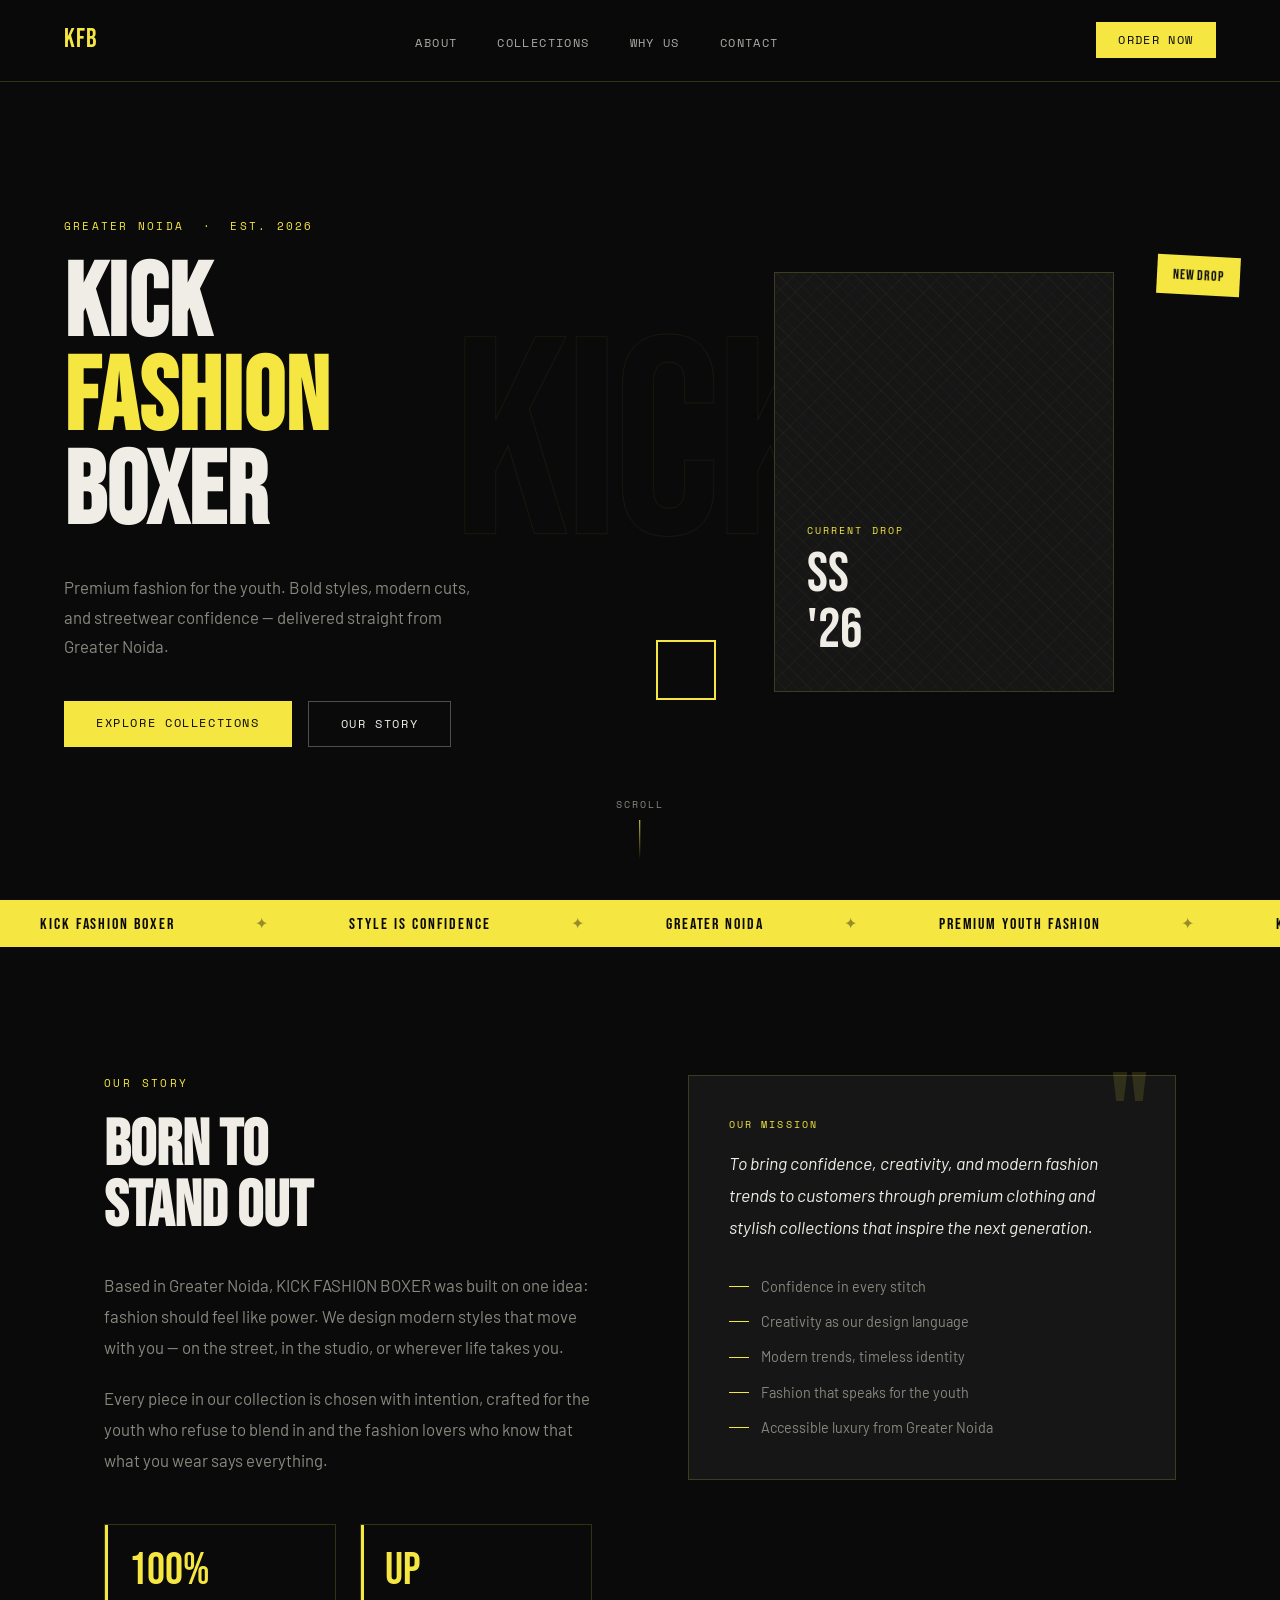
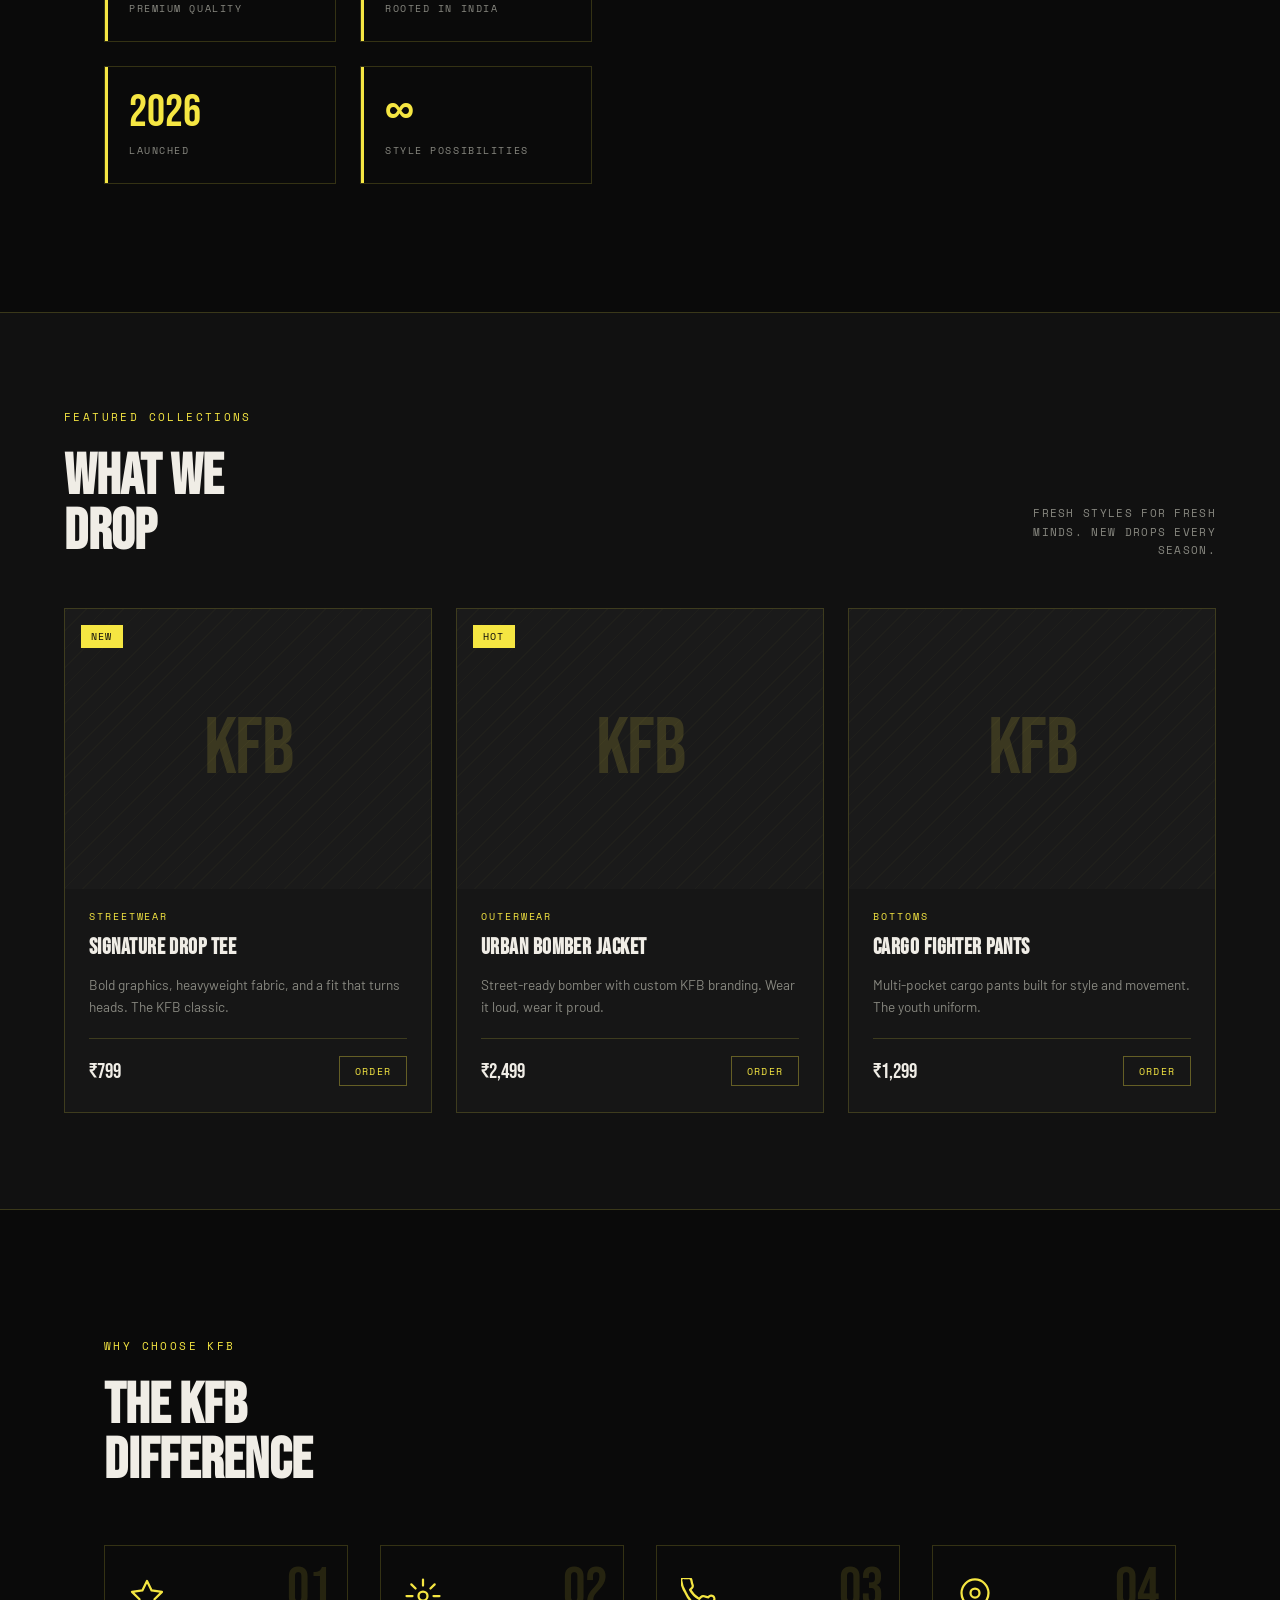
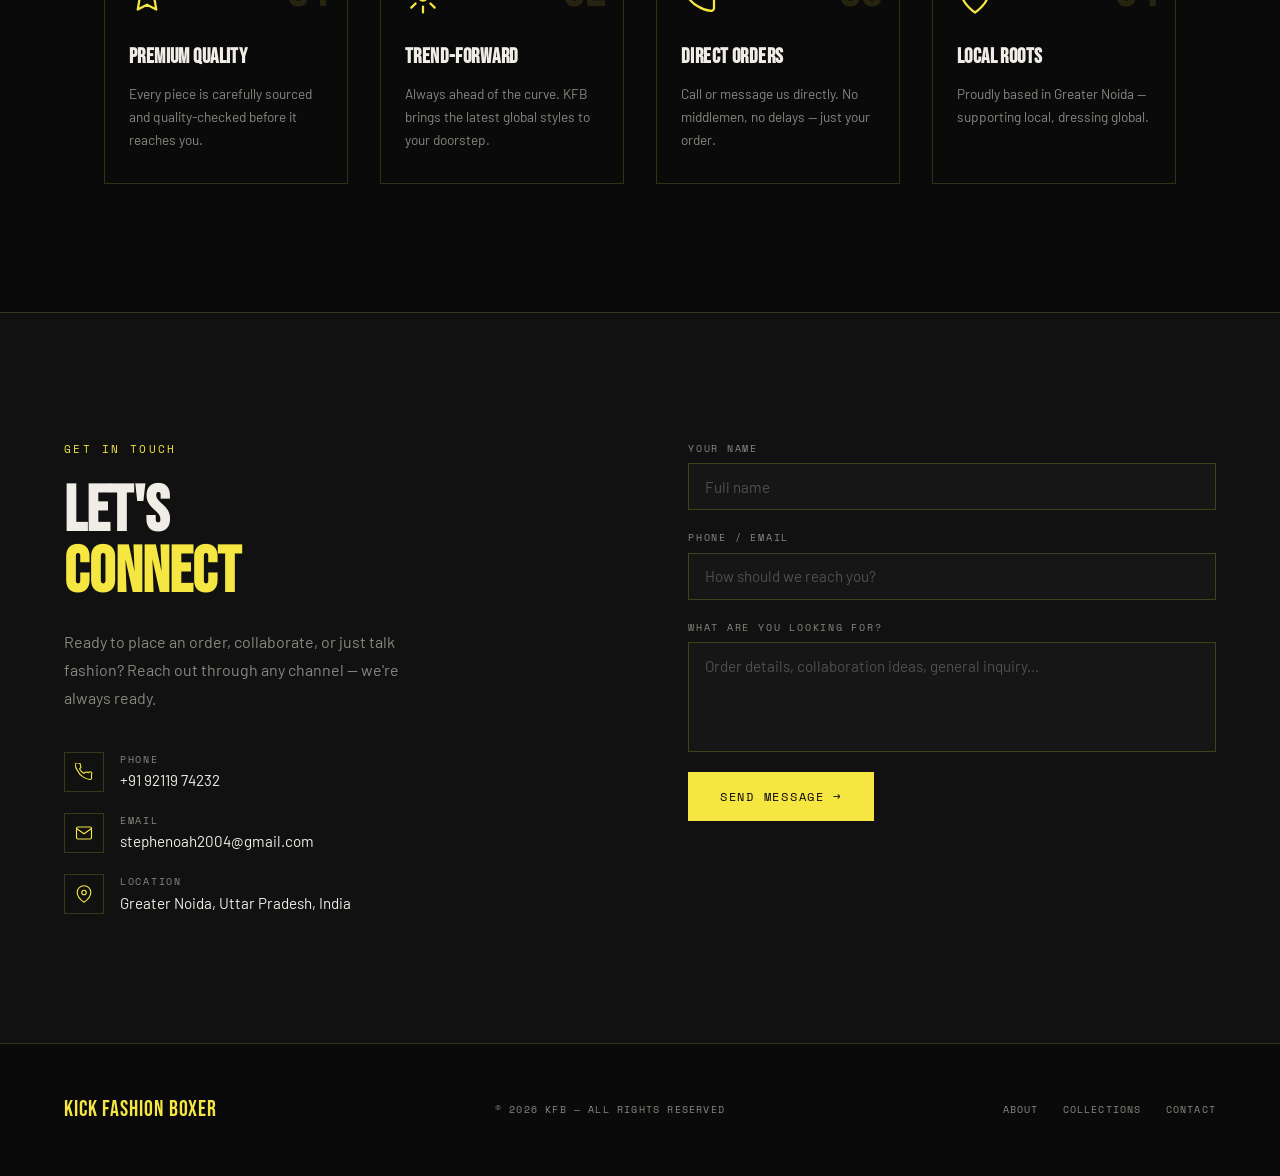
<file: Index/index.html>
<!DOCTYPE html>
<html lang="en">
<head>
<meta charset="UTF-8" />
<meta name="viewport" content="width=device-width, initial-scale=1.0" />
<title>KICK FASHION BOXER</title>
<link rel="preconnect" href="https://fonts.googleapis.com" />
<link rel="preconnect" href="https://fonts.gstatic.com" crossorigin />
<link href="https://fonts.googleapis.com/css2?family=Bebas+Neue&family=Barlow:ital,wght@0,400;0,600;0,700;1,400&family=Space+Mono:wght@400;700&display=swap" rel="stylesheet" />
<style>
  *, *::before, *::after { box-sizing: border-box; margin: 0; padding: 0; }

  :root {
    --black: #0a0a0a;
    --off-black: #111111;
    --card-bg: #161616;
    --yellow: #F5E642;
    --yellow-dim: #c4b82a;
    --white: #F0EDE6;
    --muted: #888880;
    --border: rgba(245,230,66,0.18);
    --ff-display: 'Bebas Neue', sans-serif;
    --ff-body: 'Barlow', sans-serif;
    --ff-mono: 'Space Mono', monospace;
  }

  html { scroll-behavior: smooth; }

  body {
    background: var(--black);
    color: var(--white);
    font-family: var(--ff-body);
    font-size: 16px;
    line-height: 1.6;
    overflow-x: hidden;
    cursor: crosshair;
  }

  /* NAV */
  nav {
    position: fixed;
    top: 0; left: 0; right: 0;
    z-index: 100;
    display: flex;
    align-items: center;
    justify-content: space-between;
    padding: 1.25rem 4rem;
    background: rgba(10,10,10,0.85);
    backdrop-filter: blur(12px);
    border-bottom: 1px solid var(--border);
  }

  .nav-logo {
    font-family: var(--ff-display);
    font-size: 1.6rem;
    letter-spacing: 0.04em;
    color: var(--yellow);
    text-decoration: none;
  }

  .nav-links {
    display: flex;
    gap: 2.5rem;
    list-style: none;
  }

  .nav-links a {
    font-family: var(--ff-mono);
    font-size: 0.72rem;
    text-transform: uppercase;
    letter-spacing: 0.12em;
    color: var(--white);
    text-decoration: none;
    opacity: 0.7;
    transition: opacity 0.2s, color 0.2s;
  }

  .nav-links a:hover { opacity: 1; color: var(--yellow); }

  .nav-cta {
    font-family: var(--ff-mono);
    font-size: 0.72rem;
    text-transform: uppercase;
    letter-spacing: 0.12em;
    color: var(--black);
    background: var(--yellow);
    border: none;
    padding: 0.55rem 1.4rem;
    cursor: pointer;
    text-decoration: none;
    transition: background 0.2s;
  }
  .nav-cta:hover { background: var(--yellow-dim); }

  /* HERO */
  #hero {
    min-height: 100vh;
    display: grid;
    place-items: center;
    position: relative;
    overflow: hidden;
    padding: 8rem 4rem 4rem;
  }

  .hero-bg-text {
    position: absolute;
    top: 50%; left: 50%;
    transform: translate(-50%, -50%);
    font-family: var(--ff-display);
    font-size: clamp(10rem, 22vw, 22rem);
    letter-spacing: -0.02em;
    color: transparent;
    -webkit-text-stroke: 1px rgba(245,230,66,0.06);
    white-space: nowrap;
    pointer-events: none;
    user-select: none;
  }

  .hero-grid {
    display: grid;
    grid-template-columns: 1fr 1fr;
    gap: 4rem;
    align-items: center;
    max-width: 1200px;
    width: 100%;
    position: relative;
    z-index: 2;
  }

  .hero-left {}

  .hero-tag {
    font-family: var(--ff-mono);
    font-size: 0.7rem;
    letter-spacing: 0.2em;
    text-transform: uppercase;
    color: var(--yellow);
    margin-bottom: 1.5rem;
    opacity: 0;
    animation: fadeUp 0.7s 0.2s forwards;
  }

  .hero-title {
    font-family: var(--ff-display);
    font-size: clamp(4rem, 8vw, 8rem);
    line-height: 0.92;
    letter-spacing: 0.01em;
    color: var(--white);
    opacity: 0;
    animation: fadeUp 0.7s 0.4s forwards;
  }

  .hero-title span { color: var(--yellow); display: block; }

  .hero-desc {
    font-size: 1.05rem;
    color: var(--muted);
    max-width: 420px;
    margin-top: 2rem;
    line-height: 1.75;
    opacity: 0;
    animation: fadeUp 0.7s 0.6s forwards;
  }

  .hero-actions {
    display: flex;
    gap: 1rem;
    margin-top: 2.5rem;
    opacity: 0;
    animation: fadeUp 0.7s 0.8s forwards;
  }

  .btn-primary {
    display: inline-block;
    font-family: var(--ff-mono);
    font-size: 0.72rem;
    text-transform: uppercase;
    letter-spacing: 0.14em;
    color: var(--black);
    background: var(--yellow);
    padding: 0.8rem 2rem;
    text-decoration: none;
    transition: background 0.2s, transform 0.15s;
  }
  .btn-primary:hover { background: var(--yellow-dim); transform: translateY(-2px); }

  .btn-ghost {
    display: inline-block;
    font-family: var(--ff-mono);
    font-size: 0.72rem;
    text-transform: uppercase;
    letter-spacing: 0.14em;
    color: var(--white);
    border: 1px solid rgba(240,237,230,0.3);
    padding: 0.8rem 2rem;
    text-decoration: none;
    transition: border-color 0.2s, transform 0.15s;
  }
  .btn-ghost:hover { border-color: var(--yellow); color: var(--yellow); transform: translateY(-2px); }

  .hero-right {
    position: relative;
    display: flex;
    align-items: center;
    justify-content: center;
    opacity: 0;
    animation: fadeIn 1s 0.5s forwards;
  }

  .hero-visual {
    width: 340px;
    height: 420px;
    background: var(--card-bg);
    border: 1px solid var(--border);
    position: relative;
    overflow: hidden;
  }

  .hero-visual::before {
    content: '';
    position: absolute;
    inset: 0;
    background: repeating-linear-gradient(
      45deg,
      transparent,
      transparent 8px,
      rgba(245,230,66,0.03) 8px,
      rgba(245,230,66,0.03) 9px
    );
  }

  .hero-visual-text {
    position: absolute;
    bottom: 2rem;
    left: 2rem;
    right: 2rem;
  }

  .hero-visual-label {
    font-family: var(--ff-mono);
    font-size: 0.65rem;
    letter-spacing: 0.2em;
    text-transform: uppercase;
    color: var(--yellow);
    margin-bottom: 0.5rem;
  }

  .hero-visual-big {
    font-family: var(--ff-display);
    font-size: 3.5rem;
    line-height: 1;
    color: var(--white);
  }

  .floating-badge {
    position: absolute;
    top: -1rem;
    right: -1.5rem;
    background: var(--yellow);
    color: var(--black);
    font-family: var(--ff-display);
    font-size: 0.9rem;
    letter-spacing: 0.06em;
    padding: 0.5rem 1rem;
    transform: rotate(3deg);
    z-index: 3;
  }

  .corner-accent {
    position: absolute;
    bottom: -0.5rem;
    left: -1rem;
    width: 60px;
    height: 60px;
    border: 2px solid var(--yellow);
    z-index: 3;
  }

  /* SCROLL INDICATOR */
  .scroll-hint {
    position: absolute;
    bottom: 2.5rem;
    left: 50%;
    transform: translateX(-50%);
    display: flex;
    flex-direction: column;
    align-items: center;
    gap: 0.5rem;
    opacity: 0;
    animation: fadeIn 1s 1.2s forwards;
  }

  .scroll-hint span {
    font-family: var(--ff-mono);
    font-size: 0.6rem;
    letter-spacing: 0.2em;
    text-transform: uppercase;
    color: var(--muted);
  }

  .scroll-line {
    width: 1px;
    height: 40px;
    background: linear-gradient(to bottom, var(--yellow), transparent);
    animation: scrollPulse 1.8s infinite;
  }

  /* TICKER */
  .ticker-wrap {
    background: var(--yellow);
    overflow: hidden;
    padding: 0.6rem 0;
    white-space: nowrap;
  }

  .ticker-inner {
    display: inline-flex;
    animation: ticker 18s linear infinite;
  }

  .ticker-item {
    font-family: var(--ff-display);
    font-size: 1rem;
    letter-spacing: 0.12em;
    color: var(--black);
    padding: 0 2.5rem;
  }

  .ticker-dot {
    color: var(--black);
    opacity: 0.4;
  }

  /* ABOUT */
  #about {
    padding: 8rem 4rem;
    max-width: 1200px;
    margin: 0 auto;
  }

  .section-label {
    font-family: var(--ff-mono);
    font-size: 0.68rem;
    letter-spacing: 0.22em;
    text-transform: uppercase;
    color: var(--yellow);
    margin-bottom: 1.5rem;
  }

  .about-grid {
    display: grid;
    grid-template-columns: 1fr 1fr;
    gap: 6rem;
    align-items: start;
  }

  .about-title {
    font-family: var(--ff-display);
    font-size: clamp(3rem, 5vw, 5rem);
    line-height: 0.95;
    color: var(--white);
    margin-bottom: 2rem;
  }

  .about-text {
    font-size: 1.05rem;
    color: var(--muted);
    line-height: 1.85;
  }

  .about-text + .about-text { margin-top: 1.25rem; }

  .about-stats {
    display: grid;
    grid-template-columns: 1fr 1fr;
    gap: 1.5rem;
    margin-top: 3rem;
  }

  .stat-box {
    border: 1px solid var(--border);
    padding: 1.5rem;
    position: relative;
  }

  .stat-box::before {
    content: '';
    position: absolute;
    top: 0; left: 0;
    width: 3px;
    height: 100%;
    background: var(--yellow);
  }

  .stat-num {
    font-family: var(--ff-display);
    font-size: 2.8rem;
    color: var(--yellow);
    line-height: 1;
    display: block;
  }

  .stat-label {
    font-family: var(--ff-mono);
    font-size: 0.65rem;
    letter-spacing: 0.15em;
    text-transform: uppercase;
    color: var(--muted);
    margin-top: 0.4rem;
    display: block;
  }

  .mission-block {
    background: var(--card-bg);
    border: 1px solid var(--border);
    padding: 2.5rem;
    position: relative;
  }

  .mission-block::after {
    content: '"';
    font-family: var(--ff-display);
    font-size: 8rem;
    color: var(--yellow);
    opacity: 0.12;
    position: absolute;
    top: -1rem;
    right: 1.5rem;
    line-height: 1;
    pointer-events: none;
  }

  .mission-title {
    font-family: var(--ff-mono);
    font-size: 0.65rem;
    letter-spacing: 0.2em;
    text-transform: uppercase;
    color: var(--yellow);
    margin-bottom: 1rem;
  }

  .mission-text {
    font-family: var(--ff-body);
    font-style: italic;
    font-size: 1.1rem;
    line-height: 1.8;
    color: var(--white);
  }

  .values-list {
    margin-top: 2rem;
    list-style: none;
    display: flex;
    flex-direction: column;
    gap: 0.75rem;
  }

  .values-list li {
    display: flex;
    align-items: center;
    gap: 0.75rem;
    font-size: 0.9rem;
    color: var(--muted);
  }

  .values-list li::before {
    content: '';
    width: 20px;
    height: 1px;
    background: var(--yellow);
    flex-shrink: 0;
  }

  /* COLLECTIONS */
  #collections {
    padding: 6rem 4rem;
    background: var(--off-black);
    border-top: 1px solid var(--border);
    border-bottom: 1px solid var(--border);
  }

  .collections-header {
    max-width: 1200px;
    margin: 0 auto 3rem;
    display: flex;
    align-items: flex-end;
    justify-content: space-between;
  }

  .collections-title {
    font-family: var(--ff-display);
    font-size: clamp(2.5rem, 4.5vw, 4.5rem);
    line-height: 0.95;
    color: var(--white);
  }

  .collections-note {
    font-family: var(--ff-mono);
    font-size: 0.68rem;
    letter-spacing: 0.12em;
    color: var(--muted);
    text-transform: uppercase;
    max-width: 200px;
    text-align: right;
    line-height: 1.7;
  }

  .cards-grid {
    max-width: 1200px;
    margin: 0 auto;
    display: grid;
    grid-template-columns: repeat(3, 1fr);
    gap: 1.5rem;
  }

  .card {
    background: var(--card-bg);
    border: 1px solid var(--border);
    overflow: hidden;
    position: relative;
    transition: border-color 0.3s, transform 0.3s;
    cursor: pointer;
  }

  .card:hover { border-color: var(--yellow); transform: translateY(-6px); }

  .card-img {
    height: 280px;
    background: #1a1a1a;
    position: relative;
    overflow: hidden;
    display: flex;
    align-items: center;
    justify-content: center;
  }

  .card-placeholder {
    font-family: var(--ff-display);
    font-size: 5rem;
    color: rgba(245,230,66,0.15);
    letter-spacing: -0.02em;
  }

  .card-pattern {
    position: absolute;
    inset: 0;
    background: repeating-linear-gradient(
      -45deg,
      transparent,
      transparent 12px,
      rgba(245,230,66,0.025) 12px,
      rgba(245,230,66,0.025) 13px
    );
  }

  .card-tag-top {
    position: absolute;
    top: 1rem;
    left: 1rem;
    background: var(--yellow);
    color: var(--black);
    font-family: var(--ff-mono);
    font-size: 0.6rem;
    letter-spacing: 0.15em;
    text-transform: uppercase;
    padding: 0.25rem 0.6rem;
  }

  .card-body {
    padding: 1.25rem 1.5rem 1.5rem;
  }

  .card-category {
    font-family: var(--ff-mono);
    font-size: 0.6rem;
    letter-spacing: 0.2em;
    text-transform: uppercase;
    color: var(--yellow);
    margin-bottom: 0.4rem;
  }

  .card-name {
    font-family: var(--ff-display);
    font-size: 1.4rem;
    color: var(--white);
    letter-spacing: 0.02em;
  }

  .card-desc {
    font-size: 0.85rem;
    color: var(--muted);
    margin-top: 0.5rem;
    line-height: 1.6;
  }

  .card-footer {
    display: flex;
    align-items: center;
    justify-content: space-between;
    margin-top: 1.25rem;
    padding-top: 1rem;
    border-top: 1px solid var(--border);
  }

  .card-price {
    font-family: var(--ff-display);
    font-size: 1.3rem;
    color: var(--white);
  }

  .card-btn {
    font-family: var(--ff-mono);
    font-size: 0.62rem;
    letter-spacing: 0.14em;
    text-transform: uppercase;
    color: var(--yellow);
    background: transparent;
    border: 1px solid rgba(245,230,66,0.35);
    padding: 0.4rem 0.9rem;
    cursor: pointer;
    transition: background 0.2s, color 0.2s;
  }
  .card-btn:hover { background: var(--yellow); color: var(--black); }

  /* WHY US */
  #why {
    padding: 8rem 4rem;
    max-width: 1200px;
    margin: 0 auto;
  }

  .why-grid {
    display: grid;
    grid-template-columns: repeat(4, 1fr);
    gap: 2rem;
    margin-top: 3.5rem;
  }

  .why-item {
    padding: 2rem 1.5rem;
    border: 1px solid var(--border);
    position: relative;
    transition: border-color 0.3s;
  }

  .why-item:hover { border-color: rgba(245,230,66,0.4); }

  .why-num {
    font-family: var(--ff-display);
    font-size: 3.5rem;
    color: rgba(245,230,66,0.12);
    line-height: 1;
    position: absolute;
    top: 1rem;
    right: 1rem;
  }

  .why-icon {
    width: 36px;
    height: 36px;
    margin-bottom: 1.25rem;
    stroke: var(--yellow);
    fill: none;
    stroke-width: 1.5;
    stroke-linecap: round;
    stroke-linejoin: round;
  }

  .why-title {
    font-family: var(--ff-display);
    font-size: 1.3rem;
    color: var(--white);
    margin-bottom: 0.5rem;
    letter-spacing: 0.02em;
  }

  .why-desc {
    font-size: 0.85rem;
    color: var(--muted);
    line-height: 1.7;
  }

  /* CONTACT */
  #contact {
    padding: 8rem 4rem;
    background: var(--off-black);
    border-top: 1px solid var(--border);
  }

  .contact-inner {
    max-width: 1200px;
    margin: 0 auto;
    display: grid;
    grid-template-columns: 1fr 1fr;
    gap: 6rem;
    align-items: start;
  }

  .contact-title {
    font-family: var(--ff-display);
    font-size: clamp(3rem, 5vw, 5rem);
    line-height: 0.95;
    color: var(--white);
    margin-bottom: 1.5rem;
  }

  .contact-title span { color: var(--yellow); display: block; }

  .contact-sub {
    font-size: 1rem;
    color: var(--muted);
    line-height: 1.75;
    max-width: 380px;
  }

  .contact-details {
    margin-top: 2.5rem;
    display: flex;
    flex-direction: column;
    gap: 1.25rem;
  }

  .contact-row {
    display: flex;
    align-items: center;
    gap: 1rem;
  }

  .contact-icon {
    width: 40px;
    height: 40px;
    border: 1px solid var(--border);
    display: flex;
    align-items: center;
    justify-content: center;
    flex-shrink: 0;
  }

  .contact-icon svg {
    width: 18px;
    height: 18px;
    stroke: var(--yellow);
    fill: none;
    stroke-width: 1.5;
    stroke-linecap: round;
    stroke-linejoin: round;
  }

  .contact-info-label {
    font-family: var(--ff-mono);
    font-size: 0.6rem;
    letter-spacing: 0.18em;
    text-transform: uppercase;
    color: var(--muted);
  }

  .contact-info-val {
    font-size: 0.95rem;
    color: var(--white);
    margin-top: 0.1rem;
    text-decoration: none;
    transition: color 0.2s;
  }

  a.contact-info-val:hover { color: var(--yellow); }

  /* FORM */
  .contact-form {
    display: flex;
    flex-direction: column;
    gap: 1.25rem;
  }

  .form-group {
    display: flex;
    flex-direction: column;
    gap: 0.4rem;
  }

  .form-label {
    font-family: var(--ff-mono);
    font-size: 0.62rem;
    letter-spacing: 0.18em;
    text-transform: uppercase;
    color: var(--muted);
  }

  .form-input, .form-textarea {
    background: var(--card-bg);
    border: 1px solid rgba(245,230,66,0.2);
    color: var(--white);
    font-family: var(--ff-body);
    font-size: 0.95rem;
    padding: 0.85rem 1rem;
    outline: none;
    transition: border-color 0.2s;
    resize: none;
    width: 100%;
  }

  .form-input:focus, .form-textarea:focus { border-color: var(--yellow); }
  .form-input::placeholder, .form-textarea::placeholder { color: rgba(136,136,128,0.5); }

  .form-textarea { min-height: 110px; }

  .form-submit {
    font-family: var(--ff-mono);
    font-size: 0.72rem;
    letter-spacing: 0.15em;
    text-transform: uppercase;
    color: var(--black);
    background: var(--yellow);
    border: none;
    padding: 1rem 2rem;
    cursor: pointer;
    transition: background 0.2s, transform 0.15s;
    align-self: flex-start;
  }

  .form-submit:hover { background: var(--yellow-dim); transform: translateY(-2px); }

  /* FOOTER */
  footer {
    background: var(--black);
    border-top: 1px solid var(--border);
    padding: 3rem 4rem;
    display: flex;
    align-items: center;
    justify-content: space-between;
  }

  .footer-logo {
    font-family: var(--ff-display);
    font-size: 1.4rem;
    letter-spacing: 0.04em;
    color: var(--yellow);
  }

  .footer-copy {
    font-family: var(--ff-mono);
    font-size: 0.62rem;
    letter-spacing: 0.12em;
    color: var(--muted);
    text-transform: uppercase;
  }

  .footer-links {
    display: flex;
    gap: 1.5rem;
  }

  .footer-links a {
    font-family: var(--ff-mono);
    font-size: 0.62rem;
    letter-spacing: 0.12em;
    text-transform: uppercase;
    color: var(--muted);
    text-decoration: none;
    transition: color 0.2s;
  }

  .footer-links a:hover { color: var(--yellow); }

  /* ANIMATIONS */
  @keyframes fadeUp {
    from { opacity: 0; transform: translateY(30px); }
    to   { opacity: 1; transform: translateY(0); }
  }

  @keyframes fadeIn {
    from { opacity: 0; }
    to   { opacity: 1; }
  }

  @keyframes ticker {
    from { transform: translateX(0); }
    to   { transform: translateX(-50%); }
  }

  @keyframes scrollPulse {
    0%, 100% { opacity: 1; height: 40px; }
    50% { opacity: 0.3; height: 20px; }
  }

  /* REVEAL */
  .reveal {
    opacity: 0;
    transform: translateY(40px);
    transition: opacity 0.7s ease, transform 0.7s ease;
  }

  .reveal.visible {
    opacity: 1;
    transform: translateY(0);
  }

  /* RESPONSIVE */
  @media (max-width: 900px) {
    nav { padding: 1rem 1.5rem; }
    .nav-links { display: none; }

    #hero { padding: 7rem 1.5rem 4rem; }
    .hero-grid { grid-template-columns: 1fr; gap: 3rem; }
    .hero-right { display: none; }

    #about { padding: 5rem 1.5rem; }
    .about-grid { grid-template-columns: 1fr; gap: 3rem; }

    #collections { padding: 5rem 1.5rem; }
    .collections-header { flex-direction: column; align-items: flex-start; gap: 1rem; }
    .cards-grid { grid-template-columns: 1fr; }

    #why { padding: 5rem 1.5rem; }
    .why-grid { grid-template-columns: 1fr 1fr; }

    #contact { padding: 5rem 1.5rem; }
    .contact-inner { grid-template-columns: 1fr; gap: 3rem; }

    footer { flex-direction: column; gap: 1rem; padding: 2rem 1.5rem; text-align: center; }
  }
</style>
</head>
<body>

<!-- NAV -->
<nav>
  <a href="#hero" class="nav-logo">KFB</a>
  <ul class="nav-links">
    <li><a href="#about">About</a></li>
    <li><a href="#collections">Collections</a></li>
    <li><a href="#why">Why Us</a></li>
    <li><a href="#contact">Contact</a></li>
  </ul>
  <a href="#contact" class="nav-cta">Order Now</a>
</nav>

<!-- HERO -->
<section id="hero">
  <div class="hero-bg-text" aria-hidden="true">KICK</div>

  <div class="hero-grid">
    <div class="hero-left">
      <p class="hero-tag">Greater Noida &nbsp;·&nbsp; Est. 2026</p>
      <h1 class="hero-title">
        KICK<br/>
        <span>FASHION</span>
        BOXER
      </h1>
      <p class="hero-desc">
        Premium fashion for the youth. Bold styles, modern cuts, and streetwear confidence — delivered straight from Greater Noida.
      </p>
      <div class="hero-actions">
        <a href="#collections" class="btn-primary">Explore Collections</a>
        <a href="#about" class="btn-ghost">Our Story</a>
      </div>
    </div>

    <div class="hero-right">
      <div class="hero-visual">
        <div class="card-pattern"></div>
        <div class="hero-visual-text">
          <p class="hero-visual-label">Current Drop</p>
          <p class="hero-visual-big">SS<br/>'26</p>
        </div>
      </div>
      <div class="floating-badge">New Drop</div>
      <div class="corner-accent"></div>
    </div>
  </div>

  <div class="scroll-hint" aria-hidden="true">
    <span>Scroll</span>
    <div class="scroll-line"></div>
  </div>
</section>

<!-- TICKER -->
<div class="ticker-wrap" aria-hidden="true">
  <div class="ticker-inner">
    <span class="ticker-item">KICK FASHION BOXER</span>
    <span class="ticker-item ticker-dot">✦</span>
    <span class="ticker-item">STYLE IS CONFIDENCE</span>
    <span class="ticker-item ticker-dot">✦</span>
    <span class="ticker-item">GREATER NOIDA</span>
    <span class="ticker-item ticker-dot">✦</span>
    <span class="ticker-item">PREMIUM YOUTH FASHION</span>
    <span class="ticker-item ticker-dot">✦</span>
    <span class="ticker-item">KICK FASHION BOXER</span>
    <span class="ticker-item ticker-dot">✦</span>
    <span class="ticker-item">STYLE IS CONFIDENCE</span>
    <span class="ticker-item ticker-dot">✦</span>
    <span class="ticker-item">GREATER NOIDA</span>
    <span class="ticker-item ticker-dot">✦</span>
    <span class="ticker-item">PREMIUM YOUTH FASHION</span>
    <span class="ticker-item ticker-dot">✦</span>
  </div>
</div>

<!-- ABOUT -->
<section id="about">
  <div class="about-grid">
    <div class="reveal">
      <p class="section-label">Our Story</p>
      <h2 class="about-title">BORN TO<br/>STAND OUT</h2>
      <p class="about-text">
        Based in Greater Noida, KICK FASHION BOXER was built on one idea: fashion should feel like power. We design modern styles that move with you — on the street, in the studio, or wherever life takes you.
      </p>
      <p class="about-text">
        Every piece in our collection is chosen with intention, crafted for the youth who refuse to blend in and the fashion lovers who know that what you wear says everything.
      </p>

      <div class="about-stats">
        <div class="stat-box">
          <span class="stat-num">100%</span>
          <span class="stat-label">Premium Quality</span>
        </div>
        <div class="stat-box">
          <span class="stat-num">UP</span>
          <span class="stat-label">Rooted in India</span>
        </div>
        <div class="stat-box">
          <span class="stat-num">2026</span>
          <span class="stat-label">Launched</span>
        </div>
        <div class="stat-box">
          <span class="stat-num">∞</span>
          <span class="stat-label">Style Possibilities</span>
        </div>
      </div>
    </div>

    <div class="reveal" style="transition-delay: 0.15s;">
      <div class="mission-block">
        <p class="mission-title">Our Mission</p>
        <p class="mission-text">
          To bring confidence, creativity, and modern fashion trends to customers through premium clothing and stylish collections that inspire the next generation.
        </p>
        <ul class="values-list">
          <li>Confidence in every stitch</li>
          <li>Creativity as our design language</li>
          <li>Modern trends, timeless identity</li>
          <li>Fashion that speaks for the youth</li>
          <li>Accessible luxury from Greater Noida</li>
        </ul>
      </div>
    </div>
  </div>
</section>

<!-- COLLECTIONS -->
<section id="collections">
  <div class="collections-header reveal">
    <div>
      <p class="section-label">Featured Collections</p>
      <h2 class="collections-title">WHAT WE<br/>DROP</h2>
    </div>
    <p class="collections-note">Fresh styles for fresh minds. New drops every season.</p>
  </div>

  <div class="cards-grid">
    <div class="card reveal">
      <div class="card-img">
        <div class="card-pattern"></div>
        <span class="card-placeholder">KFB</span>
        <span class="card-tag-top">New</span>
      </div>
      <div class="card-body">
        <p class="card-category">Streetwear</p>
        <h3 class="card-name">Signature Drop Tee</h3>
        <p class="card-desc">Bold graphics, heavyweight fabric, and a fit that turns heads. The KFB classic.</p>
        <div class="card-footer">
          <span class="card-price">₹799</span>
          <button class="card-btn" onclick="document.getElementById('contact').scrollIntoView({behavior:'smooth'})">Order</button>
        </div>
      </div>
    </div>

    <div class="card reveal" style="transition-delay: 0.1s;">
      <div class="card-img">
        <div class="card-pattern"></div>
        <span class="card-placeholder">KFB</span>
        <span class="card-tag-top">Hot</span>
      </div>
      <div class="card-body">
        <p class="card-category">Outerwear</p>
        <h3 class="card-name">Urban Bomber Jacket</h3>
        <p class="card-desc">Street-ready bomber with custom KFB branding. Wear it loud, wear it proud.</p>
        <div class="card-footer">
          <span class="card-price">₹2,499</span>
          <button class="card-btn" onclick="document.getElementById('contact').scrollIntoView({behavior:'smooth'})">Order</button>
        </div>
      </div>
    </div>

    <div class="card reveal" style="transition-delay: 0.2s;">
      <div class="card-img">
        <div class="card-pattern"></div>
        <span class="card-placeholder">KFB</span>
      </div>
      <div class="card-body">
        <p class="card-category">Bottoms</p>
        <h3 class="card-name">Cargo Fighter Pants</h3>
        <p class="card-desc">Multi-pocket cargo pants built for style and movement. The youth uniform.</p>
        <div class="card-footer">
          <span class="card-price">₹1,299</span>
          <button class="card-btn" onclick="document.getElementById('contact').scrollIntoView({behavior:'smooth'})">Order</button>
        </div>
      </div>
    </div>
  </div>
</section>

<!-- WHY US -->
<section id="why">
  <p class="section-label reveal">Why Choose KFB</p>
  <h2 class="collections-title reveal">THE KFB<br/>DIFFERENCE</h2>

  <div class="why-grid">
    <div class="why-item reveal">
      <span class="why-num" aria-hidden="true">01</span>
      <svg class="why-icon" viewBox="0 0 24 24" aria-hidden="true">
        <path d="M12 2l3.09 6.26L22 9.27l-5 4.87 1.18 6.88L12 17.77l-6.18 3.25L7 14.14 2 9.27l6.91-1.01L12 2z"/>
      </svg>
      <h3 class="why-title">Premium Quality</h3>
      <p class="why-desc">Every piece is carefully sourced and quality-checked before it reaches you.</p>
    </div>

    <div class="why-item reveal" style="transition-delay: 0.1s;">
      <span class="why-num" aria-hidden="true">02</span>
      <svg class="why-icon" viewBox="0 0 24 24" aria-hidden="true">
        <circle cx="12" cy="12" r="3"/>
        <path d="M12 1v4M12 19v4M4.22 4.22l2.83 2.83M16.95 16.95l2.83 2.83M1 12h4M19 12h4M4.22 19.78l2.83-2.83M16.95 7.05l2.83-2.83"/>
      </svg>
      <h3 class="why-title">Trend-Forward</h3>
      <p class="why-desc">Always ahead of the curve. KFB brings the latest global styles to your doorstep.</p>
    </div>

    <div class="why-item reveal" style="transition-delay: 0.2s;">
      <span class="why-num" aria-hidden="true">03</span>
      <svg class="why-icon" viewBox="0 0 24 24" aria-hidden="true">
        <path d="M22 16.92v3a2 2 0 01-2.18 2 19.79 19.79 0 01-8.63-3.07A19.5 19.5 0 013.07 9.8a19.79 19.79 0 01-3.07-8.68A2 2 0 012 0h3a2 2 0 012 1.72c.127.96.361 1.903.7 2.81a2 2 0 01-.45 2.11L6.09 7.91a16 16 0 006 6l1.27-1.27a2 2 0 012.11-.45c.907.339 1.85.573 2.81.7A2 2 0 0122 14.92z"/>
      </svg>
      <h3 class="why-title">Direct Orders</h3>
      <p class="why-desc">Call or message us directly. No middlemen, no delays — just your order.</p>
    </div>

    <div class="why-item reveal" style="transition-delay: 0.3s;">
      <span class="why-num" aria-hidden="true">04</span>
      <svg class="why-icon" viewBox="0 0 24 24" aria-hidden="true">
        <path d="M21 10c0 7-9 13-9 13S3 17 3 10a9 9 0 1118 0z"/>
        <circle cx="12" cy="10" r="3"/>
      </svg>
      <h3 class="why-title">Local Roots</h3>
      <p class="why-desc">Proudly based in Greater Noida — supporting local, dressing global.</p>
    </div>
  </div>
</section>

<!-- CONTACT -->
<section id="contact">
  <div class="contact-inner">
    <div class="reveal">
      <p class="section-label">Get In Touch</p>
      <h2 class="contact-title">LET'S<br/><span>CONNECT</span></h2>
      <p class="contact-sub">
        Ready to place an order, collaborate, or just talk fashion? Reach out through any channel — we're always ready.
      </p>

      <div class="contact-details">
        <div class="contact-row">
          <div class="contact-icon">
            <svg viewBox="0 0 24 24">
              <path d="M22 16.92v3a2 2 0 01-2.18 2 19.79 19.79 0 01-8.63-3.07A19.5 19.5 0 013.07 9.8a19.79 19.79 0 01-3.07-8.68A2 2 0 012 0h3a2 2 0 012 1.72c.127.96.361 1.903.7 2.81a2 2 0 01-.45 2.11L6.09 7.91a16 16 0 006 6l1.27-1.27a2 2 0 012.11-.45c.907.339 1.85.573 2.81.7A2 2 0 0122 14.92z"/>
            </svg>
          </div>
          <div>
            <p class="contact-info-label">Phone</p>
            <a href="tel:9211974232" class="contact-info-val">+91 92119 74232</a>
          </div>
        </div>

        <div class="contact-row">
          <div class="contact-icon">
            <svg viewBox="0 0 24 24">
              <path d="M4 4h16c1.1 0 2 .9 2 2v12c0 1.1-.9 2-2 2H4c-1.1 0-2-.9-2-2V6c0-1.1.9-2 2-2z"/>
              <polyline points="22,6 12,13 2,6"/>
            </svg>
          </div>
          <div>
            <p class="contact-info-label">Email</p>
            <a href="mailto:stephenoah2004@gmail.com" class="contact-info-val">stephenoah2004@gmail.com</a>
          </div>
        </div>

        <div class="contact-row">
          <div class="contact-icon">
            <svg viewBox="0 0 24 24">
              <path d="M21 10c0 7-9 13-9 13S3 17 3 10a9 9 0 1118 0z"/>
              <circle cx="12" cy="10" r="3"/>
            </svg>
          </div>
          <div>
            <p class="contact-info-label">Location</p>
            <p class="contact-info-val">Greater Noida, Uttar Pradesh, India</p>
          </div>
        </div>
      </div>
    </div>

    <div class="reveal" style="transition-delay: 0.15s;">
      <div class="contact-form">
        <div class="form-group">
          <label class="form-label">Your Name</label>
          <input type="text" class="form-input" placeholder="Full name" />
        </div>
        <div class="form-group">
          <label class="form-label">Phone / Email</label>
          <input type="text" class="form-input" placeholder="How should we reach you?" />
        </div>
        <div class="form-group">
          <label class="form-label">What are you looking for?</label>
          <textarea class="form-textarea" placeholder="Order details, collaboration ideas, general inquiry..."></textarea>
        </div>
        <button class="form-submit" onclick="handleFormSubmit(this)">Send Message →</button>
      </div>
    </div>
  </div>
</section>

<!-- FOOTER -->
<footer>
  <span class="footer-logo">KICK FASHION BOXER</span>
  <span class="footer-copy">© 2026 KFB — All Rights Reserved</span>
  <div class="footer-links">
    <a href="#about">About</a>
    <a href="#collections">Collections</a>
    <a href="#contact">Contact</a>
  </div>
</footer>

<script>
  const revealEls = document.querySelectorAll('.reveal');
  const observer = new IntersectionObserver((entries) => {
    entries.forEach(e => { if (e.isIntersecting) { e.target.classList.add('visible'); observer.unobserve(e.target); } });
  }, { threshold: 0.12 });
  revealEls.forEach(el => observer.observe(el));

  function handleFormSubmit(btn) {
    btn.textContent = 'Message Sent ✓';
    btn.style.background = '#3B6D11';
    btn.style.color = '#C0DD97';
    btn.disabled = true;
    setTimeout(() => {
      btn.textContent = 'Send Message →';
      btn.style.background = '';
      btn.style.color = '';
      btn.disabled = false;
    }, 3000);
  }
</script>
</body>
</html>
</file>
